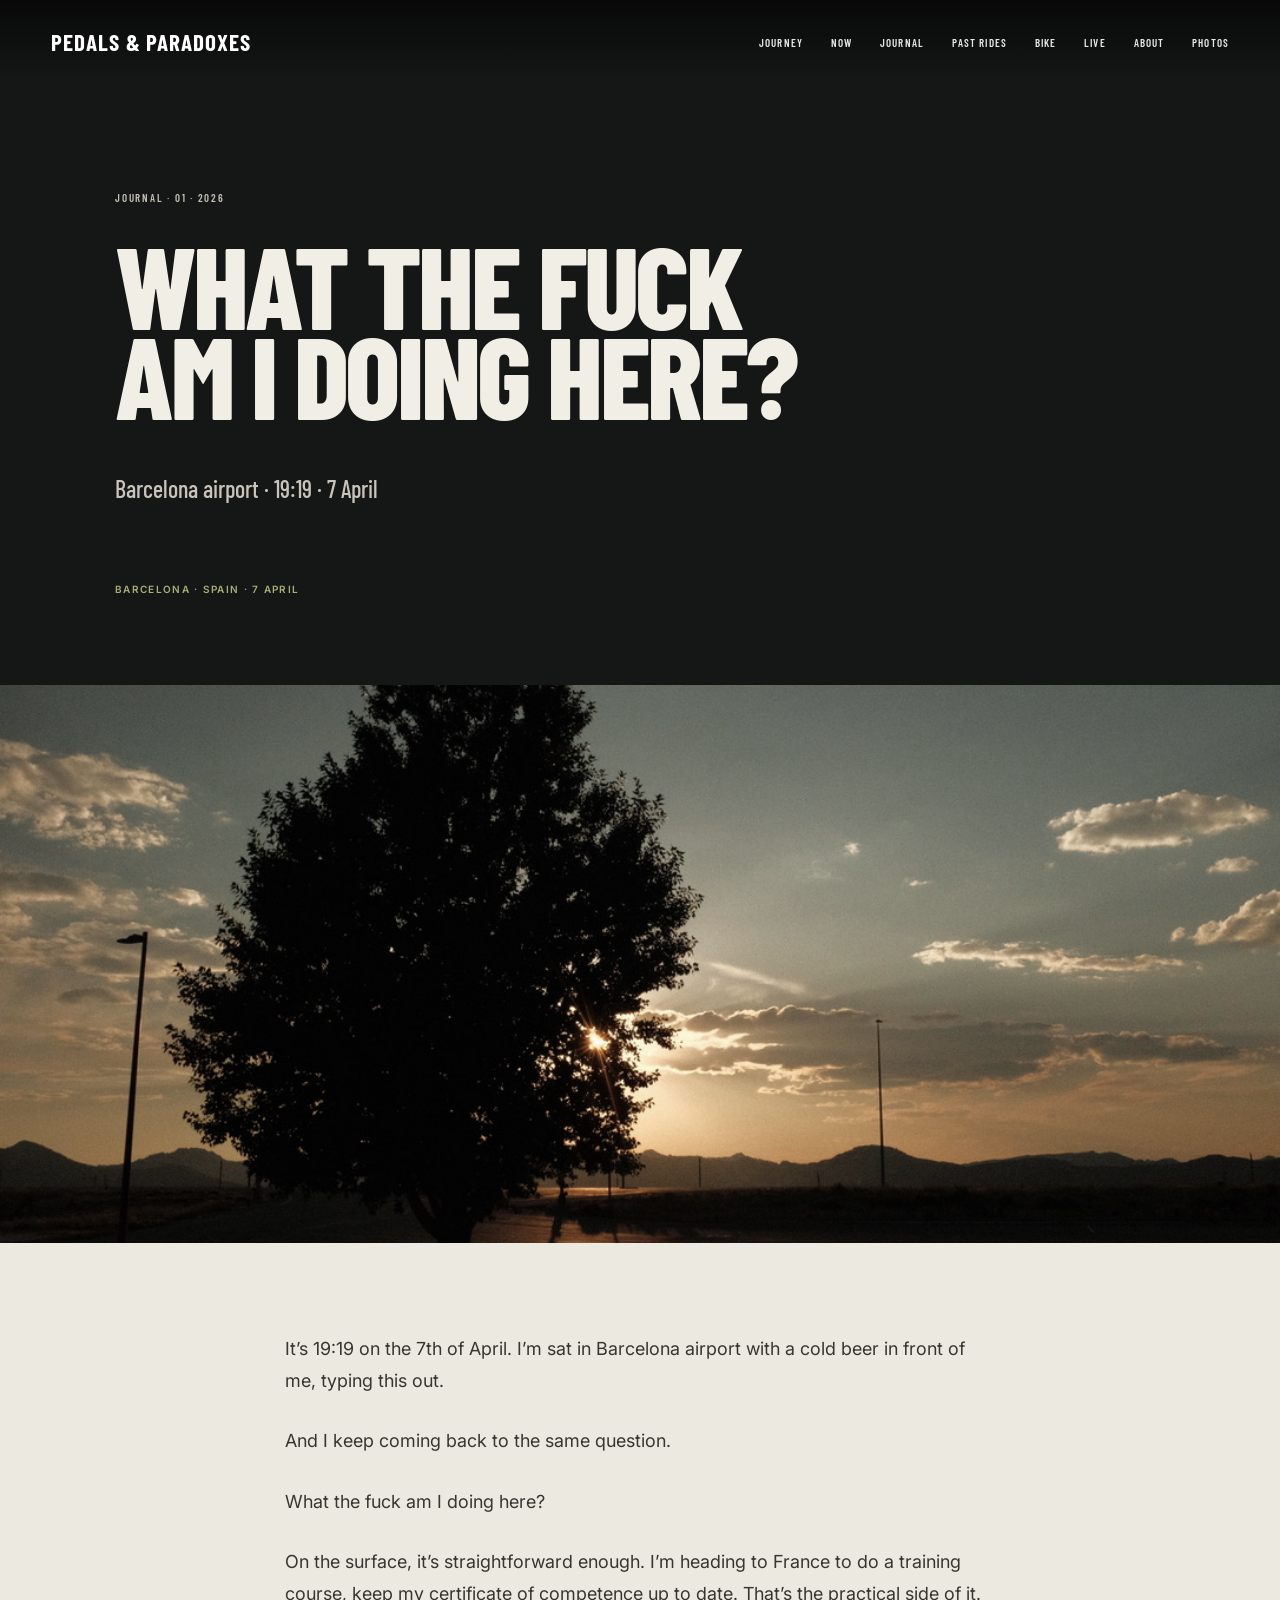
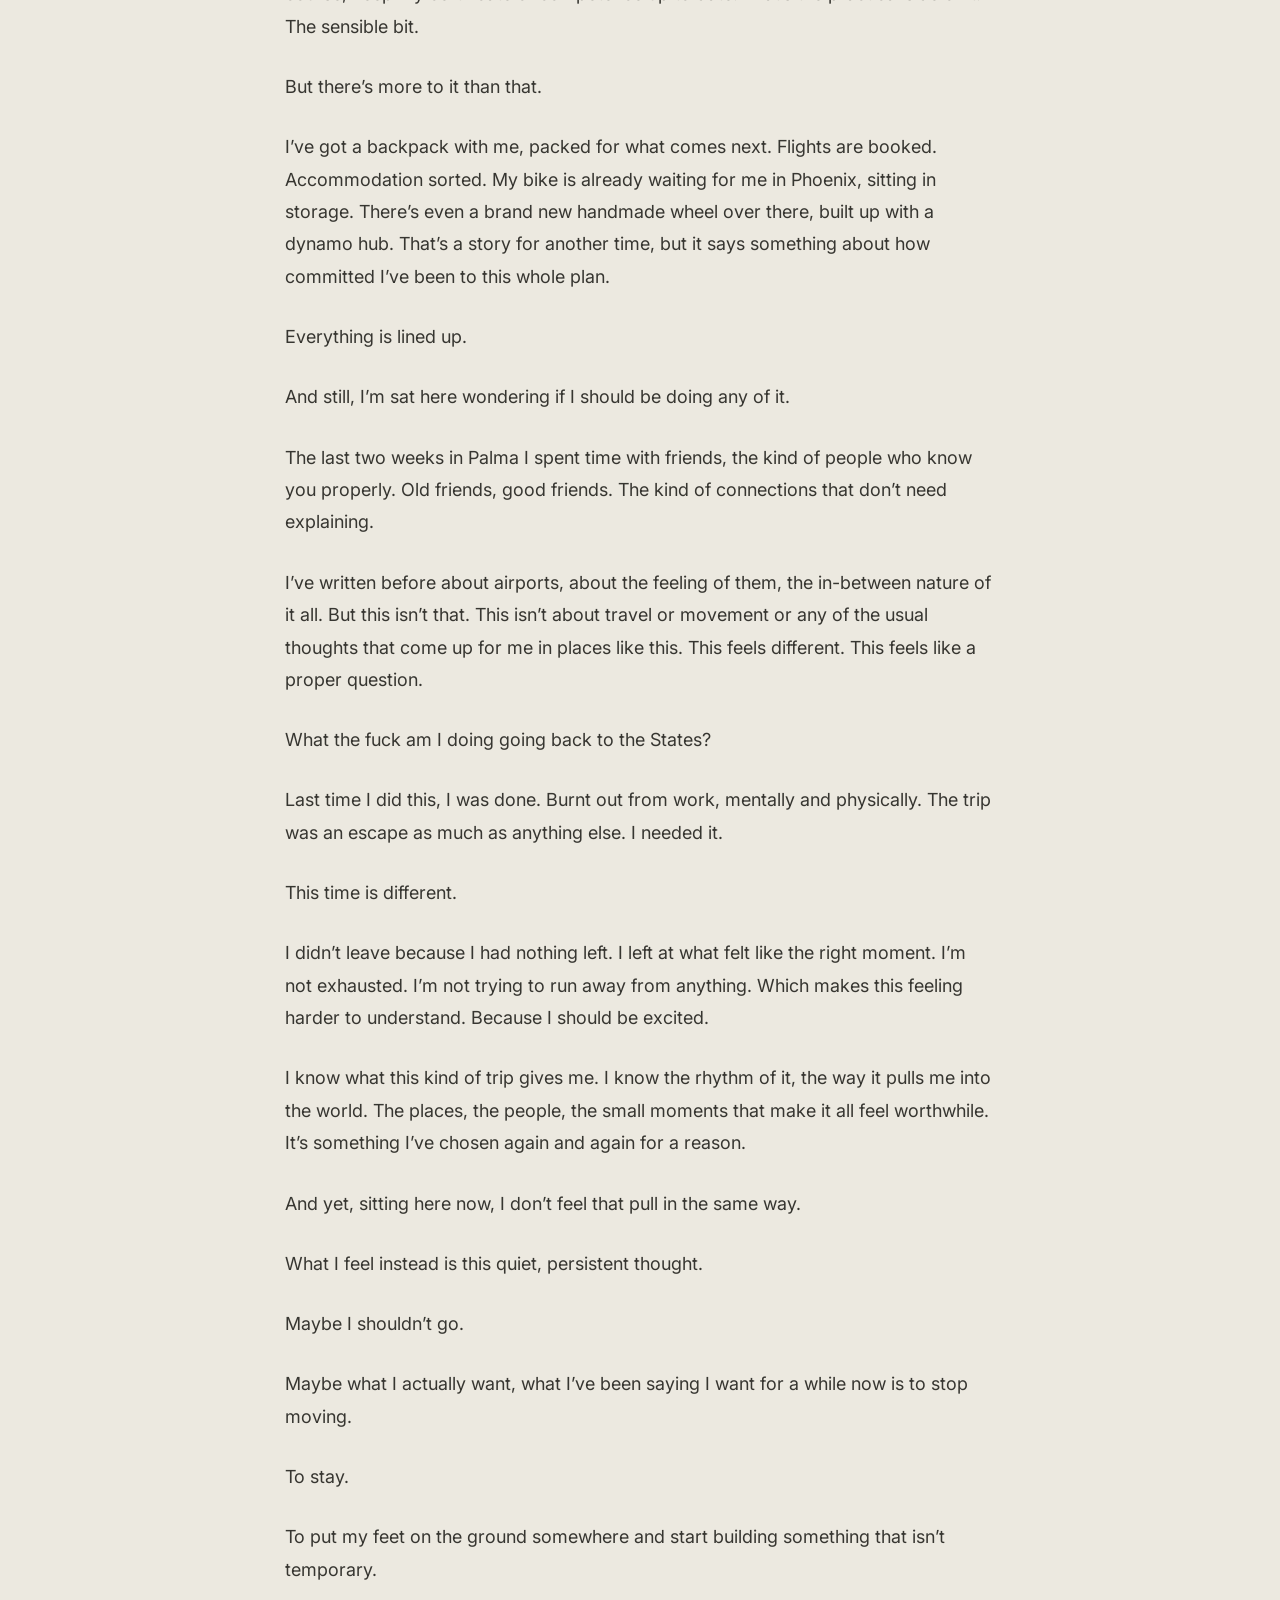
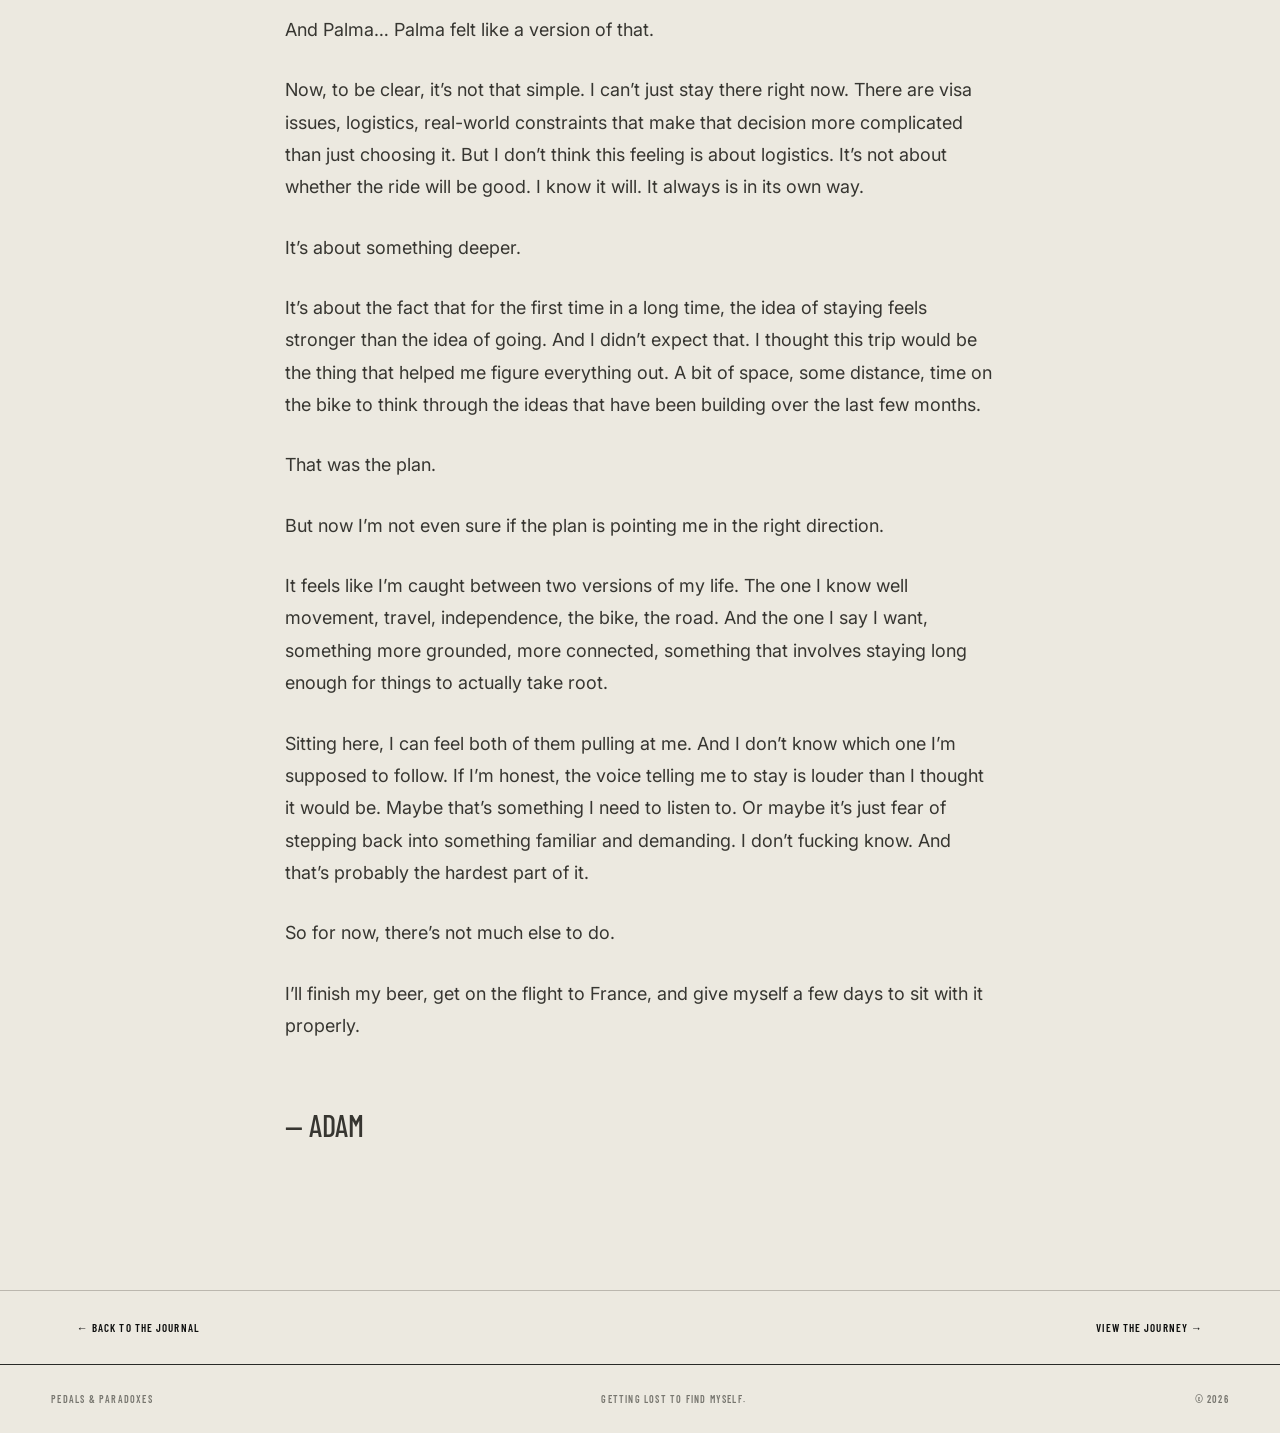
<file: journal/first-mile.html>
<!doctype html>
<html lang="en">
<head>
<meta charset="utf-8">
<meta name="viewport" content="width=device-width,initial-scale=1">
<title>What the fuck am I doing here? — Pedals & Paradoxes</title>
<link rel="stylesheet" href="../styles.css">
</head>
<body class="story-page">
<header class="header">
  <a class="logo" href="../index.html">PEDALS &amp; PARADOXES</a>
  <nav>
    <a href="../index.html#journey-map">Journey</a>
    <a href="../index.html#now">Now</a>
    <a href="../index.html#journal">Journal</a>
    <a href="../index.html#past">Past Rides</a>
    <a href="../index.html#bike">Bike</a>
    <a href="../index.html#live">Live</a>
    <a href="../index.html#about">About</a><a href="../index.html#photos">Photos</a>
  </nav>
  <button class="menu" aria-label="Toggle menu" aria-expanded="false">MENU</button>
</header>

<main>
<section class="story-hero">
  <p class="eyebrow">Journal · 01 · 2026</p>
  <h1>What the fuck<br>am I doing here?</h1>
  <p class="story-dek">Barcelona airport · 19:19 · 7 April</p>
  <div class="story-meta">BARCELONA · SPAIN · 7 APRIL</div>
</section>

<section class="story-photo">
  <div class="story-photo-real" role="img" aria-label="Loaded touring bicycle on an American road"></div>
</section>

<article class="story-body">
  <p>It’s 19:19 on the 7th of April. I’m sat in Barcelona airport with a cold beer in front of me, typing this out.</p>

  <p>And I keep coming back to the same question.</p>

  <p>What the fuck am I doing here?</p>

  <p>On the surface, it’s straightforward enough. I’m heading to France to do a training course, keep my certificate of competence up to date. That’s the practical side of it. The sensible bit.</p>

  <p>But there’s more to it than that.</p>

  <p>I’ve got a backpack with me, packed for what comes next. Flights are booked. Accommodation sorted. My bike is already waiting for me in Phoenix, sitting in storage. There’s even a brand new handmade wheel over there, built up with a dynamo hub. That’s a story for another time, but it says something about how committed I’ve been to this whole plan.</p>

  <p>Everything is lined up.</p>

  <p>And still, I’m sat here wondering if I should be doing any of it.</p>

  <p>The last two weeks in Palma I spent time with friends, the kind of people who know you properly. Old friends, good friends. The kind of connections that don’t need explaining.</p>

  <p>I’ve written before about airports, about the feeling of them, the in-between nature of it all. But this isn’t that. This isn’t about travel or movement or any of the usual thoughts that come up for me in places like this. This feels different. This feels like a proper question.</p>

  <p>What the fuck am I doing going back to the States?</p>

  <p>Last time I did this, I was done. Burnt out from work, mentally and physically. The trip was an escape as much as anything else. I needed it.</p>

  <p>This time is different.</p>

  <p>I didn’t leave because I had nothing left. I left at what felt like the right moment. I’m not exhausted. I’m not trying to run away from anything. Which makes this feeling harder to understand. Because I should be excited.</p>

  <p>I know what this kind of trip gives me. I know the rhythm of it, the way it pulls me into the world. The places, the people, the small moments that make it all feel worthwhile. It’s something I’ve chosen again and again for a reason.</p>

  <p>And yet, sitting here now, I don’t feel that pull in the same way.</p>

  <p>What I feel instead is this quiet, persistent thought.</p>

  <p>Maybe I shouldn’t go.</p>

  <p>Maybe what I actually want, what I’ve been saying I want for a while now is to stop moving.</p>

  <p>To stay.</p>

  <p>To put my feet on the ground somewhere and start building something that isn’t temporary.</p>

  <p>And Palma… Palma felt like a version of that.</p>

  <p>Now, to be clear, it’s not that simple. I can’t just stay there right now. There are visa issues, logistics, real-world constraints that make that decision more complicated than just choosing it. But I don’t think this feeling is about logistics. It’s not about whether the ride will be good. I know it will. It always is in its own way.</p>

  <p>It’s about something deeper.</p>

  <p>It’s about the fact that for the first time in a long time, the idea of staying feels stronger than the idea of going. And I didn’t expect that. I thought this trip would be the thing that helped me figure everything out. A bit of space, some distance, time on the bike to think through the ideas that have been building over the last few months.</p>

  <p>That was the plan.</p>

  <p>But now I’m not even sure if the plan is pointing me in the right direction.</p>

  <p>It feels like I’m caught between two versions of my life. The one I know well movement, travel, independence, the bike, the road. And the one I say I want, something more grounded, more connected, something that involves staying long enough for things to actually take root.</p>

  <p>Sitting here, I can feel both of them pulling at me. And I don’t know which one I’m supposed to follow. If I’m honest, the voice telling me to stay is louder than I thought it would be. Maybe that’s something I need to listen to. Or maybe it’s just fear of stepping back into something familiar and demanding. I don’t fucking know. And that’s probably the hardest part of it.</p>

  <p>So for now, there’s not much else to do.</p>

  <p>I’ll finish my beer, get on the flight to France, and give myself a few days to sit with it properly.</p>

  <p class="signature">— Adam</p>
</article>

<section class="story-footer">
  <a href="../index.html#journal">← Back to the journal</a>
  <a href="../index.html#journey-map">View the journey →</a>
</section>
</main>

<footer>
  <div>PEDALS &amp; PARADOXES</div>
  <div>GETTING LOST TO FIND MYSELF.</div>
  <div>© 2026</div>
</footer>
<script>
const menu=document.querySelector('.menu');
const nav=document.querySelector('nav');
menu.addEventListener('click',()=>{const open=nav.classList.toggle('open');menu.setAttribute('aria-expanded',String(open));});
nav.querySelectorAll('a').forEach(a=>a.addEventListener('click',()=>nav.classList.remove('open')));
</script>
</body>
</html>
</file>
<file: styles.css>
@import url('https://fonts.googleapis.com/css2?family=Barlow+Condensed:wght@500;600;700;800&family=Inter:wght@400;500;600&display=swap');
:root{--black:#0d0e0d;--off:#ece9e0;--muted:#aaa79e;--olive:#a9ae78;--blue:#142126}
*{box-sizing:border-box}html{scroll-behavior:smooth}body{margin:0;background:var(--black);color:var(--off);font-family:Inter,Arial,sans-serif}a{color:inherit;text-decoration:none}
.header{position:absolute;top:0;left:0;width:100%;z-index:20;padding:28px 4vw;display:flex;justify-content:space-between;align-items:center}.logo{font:700 23px "Barlow Condensed",sans-serif;letter-spacing:.04em}.header nav{display:flex;gap:28px;text-transform:uppercase;font:600 11px "Barlow Condensed",sans-serif;letter-spacing:.1em}.header nav a{opacity:.9}.menu{display:none;background:none;border:0;color:#fff;font:600 11px "Barlow Condensed",sans-serif;letter-spacing:.1em}
.hero{height:94vh;min-height:680px;position:relative;overflow:hidden}.hero-bg{position:absolute;inset:0;background-image:url("images/01.jpg");background-size:cover;background-position:center}.hero-shade{position:absolute;inset:0;background:linear-gradient(90deg,rgba(0,0,0,.8),rgba(0,0,0,.2) 70%),linear-gradient(0deg,rgba(0,0,0,.5),transparent 55%)}.hero-copy{position:absolute;left:5vw;bottom:11vh;max-width:900px}.eyebrow{font:600 11px "Barlow Condensed",sans-serif;letter-spacing:.16em;text-transform:uppercase;color:#c3bfb5}.hero h1{font:800 clamp(70px,10vw,142px)/.78 "Barlow Condensed",sans-serif;text-transform:uppercase;letter-spacing:-.035em;margin:20px 0 25px}.subhead{font:500 22px/1.2 "Barlow Condensed",sans-serif;letter-spacing:.02em;color:#d8d3ca}.intro{font-size:16px;line-height:1.55;color:#c2bfb7;margin-top:35px}.intro strong{color:#fff}.scroll{display:inline-block;margin-top:30px;font:600 11px "Barlow Condensed",sans-serif;letter-spacing:.1em;text-transform:uppercase;color:var(--olive)}.scroll span{margin-left:12px}
.manifesto{background:var(--off);color:var(--black);padding:105px 5vw 90px}.manifesto .eyebrow{color:#67645d}.manifesto-text{max-width:1150px}.manifesto-text p{font:700 clamp(45px,6.4vw,92px)/.88 "Barlow Condensed",sans-serif;text-transform:uppercase;margin:25px 0 85px;letter-spacing:-.02em}.split-copy{display:grid;grid-template-columns:1fr 1fr;gap:8vw;border-top:1px solid #bcb8ae;padding-top:30px}.split-copy div{display:flex;flex-direction:column}.split-copy .label{font:600 10px Inter,sans-serif;letter-spacing:.13em;color:#706d65;margin-bottom:12px}.split-copy strong{font:600 28px/1.05 "Barlow Condensed",sans-serif;text-transform:uppercase}
.journey{padding:105px 4vw 95px;background:var(--blue)}.section-top{display:flex;justify-content:space-between;align-items:end;margin-bottom:45px}.section-top h2,.journal h2,.past h2,.about h2{font:800 clamp(60px,7vw,100px)/.8 "Barlow Condensed",sans-serif;text-transform:uppercase;margin:16px 0 0;letter-spacing:-.02em}.section-note{max-width:340px;color:#aaa9a1;font-size:14px;line-height:1.6}.route-map{height:530px;position:relative;background:#102126;overflow:hidden;border:1px solid rgba(255,255,255,.1)}.map-grid{position:absolute;inset:0;background-image:linear-gradient(rgba(255,255,255,.035) 1px,transparent 1px),linear-gradient(90deg,rgba(255,255,255,.035) 1px,transparent 1px);background-size:55px 55px}.route-map svg{position:absolute;width:100%;height:100%;inset:0}.route-map path{fill:none;stroke:#d9d5b9;stroke-width:5;stroke-linecap:round;stroke-dasharray:10 5}.route-map circle{fill:#d9d5b9}.map-label{position:absolute;font:700 12px/1.05 "Barlow Condensed",sans-serif;letter-spacing:.1em}.map-label small{font:500 8px Inter,sans-serif;color:#858d8d;letter-spacing:.08em}.start{left:14%;top:15%}.phoenix{left:36%;top:48%}.victorville{left:58%;top:66%}.south{right:7%;bottom:11%;text-align:right}.journey-cards{display:grid;grid-template-columns:repeat(3,1fr);gap:1px;background:rgba(255,255,255,.13);margin-top:1px}.journey-cards>div{background:#101b20;padding:28px}.journey-cards span{font:600 10px Inter,sans-serif;letter-spacing:.13em;color:var(--olive)}.journey-cards strong{display:block;font:600 27px/1 "Barlow Condensed",sans-serif;text-transform:uppercase;margin:15px 0}.journey-cards p{font-size:12px;color:#858b89}
.journal{background:var(--off);color:var(--black);padding:110px 5vw}.journal .eyebrow,.journal .meta{color:#68655e}.journal-heading{display:flex;justify-content:space-between;align-items:end;margin-bottom:50px}.journal-heading>p{max-width:360px;color:#605d56;font-size:14px;line-height:1.65}.featured-entry{display:grid;grid-template-columns:1.15fr .85fr;min-height:540px;background:#fff}.entry-image{background:linear-gradient(135deg,#6c6b61,#b9b19f 48%,#77766c);display:flex;align-items:center;justify-content:center;color:rgba(255,255,255,.65);font:600 10px Inter,sans-serif;letter-spacing:.12em}.entry-copy{padding:55px;display:flex;flex-direction:column;justify-content:center}.entry-copy h3{font:700 clamp(42px,5vw,72px)/.84 "Barlow Condensed",sans-serif;text-transform:uppercase;margin:18px 0 25px}.entry-copy>p:not(.meta){color:#5c5953;font-size:14px;line-height:1.7}.entry-copy a{margin-top:25px;font:700 11px "Barlow Condensed",sans-serif;text-transform:uppercase;letter-spacing:.1em}
.past{padding:105px 4vw;background:#121313}.past-grid{display:grid;grid-template-columns:repeat(3,1fr);gap:2px}.past-grid article{background:#1b1c1b}.past-image{height:330px;background-size:cover}.p1{background:linear-gradient(135deg,#68716e,#272c2a)}.p2{background:linear-gradient(135deg,#9d7d56,#31291e)}.p3{background:linear-gradient(135deg,#5d6466,#202322)}.past-copy{padding:25px}.past-copy span{color:var(--olive);font:600 10px Inter,sans-serif}.past-copy h3{font:700 42px/1 "Barlow Condensed",sans-serif;text-transform:uppercase;margin:10px 0 3px}.past-copy p{color:#8e8d86;font-size:11px;text-transform:uppercase}
.tiles{display:grid;grid-template-columns:1fr 1fr;gap:1px;background:#272824}.tile{min-height:440px;padding:42px;display:flex;flex-direction:column;justify-content:flex-end;position:relative;overflow:hidden}.tile:before{content:"";position:absolute;inset:0;background:linear-gradient(0deg,rgba(0,0,0,.82),rgba(0,0,0,.05))}.tile>*{position:relative}.tile span{font:600 11px "Barlow Condensed",sans-serif;letter-spacing:.15em}.tile h3{font:700 72px/.8 "Barlow Condensed",sans-serif;text-transform:uppercase;margin:18px 0}.tile p{max-width:300px;color:#bbb8b0;font-size:13px;line-height:1.5}.tile b{font:600 11px "Barlow Condensed",sans-serif;text-transform:uppercase;letter-spacing:.1em;color:var(--olive);margin-top:15px}.tile-bike{background:linear-gradient(135deg,#57584e,#181916)}.tile-live{background:linear-gradient(135deg,#26392f,#111b16)}
.numbers{display:grid;grid-template-columns:repeat(5,1fr);border-top:1px solid #2d2e2c;border-bottom:1px solid #2d2e2c}.numbers div{padding:35px 25px;border-right:1px solid #2d2e2c}.numbers span{display:block;font:600 10px Inter,sans-serif;letter-spacing:.1em;color:#77766f}.numbers strong{display:inline-block;font:600 42px "Barlow Condensed",sans-serif;color:var(--olive);margin-top:12px}.numbers small{font-size:10px;color:#77766f;margin-left:7px}
.about{padding:110px 5vw;min-height:500px}.about h2{font-size:110px}.about-copy{max-width:600px;margin-left:32%;margin-top:-10px}.about-copy p{font-size:19px;line-height:1.65;color:#aaa79f}.about-copy p:last-child{color:#fff;font:600 32px/1.05 "Barlow Condensed",sans-serif;text-transform:uppercase}
footer{padding:28px 4vw;border-top:1px solid #292a28;display:flex;justify-content:space-between;color:#77766f;font:600 10px "Barlow Condensed",sans-serif;letter-spacing:.12em}
@media(max-width:900px){.header nav{display:none;position:absolute;right:4vw;top:70px;background:#111;padding:22px;flex-direction:column;gap:18px}.header nav.open{display:flex}.menu{display:block}.split-copy,.journey-cards,.past-grid,.tiles{grid-template-columns:1fr 1fr}.featured-entry{grid-template-columns:1fr}.entry-image{min-height:330px}.numbers{grid-template-columns:repeat(3,1fr)}.numbers div{border-bottom:1px solid #2d2e2c}.about-copy{margin-left:0}}
@media(max-width:600px){.header{padding:20px}.hero{min-height:700px;height:92vh}.hero-copy{left:25px;right:25px;bottom:8vh}.hero h1{font-size:66px}.subhead{font-size:19px}.manifesto,.journal,.about{padding:75px 25px}.manifesto-text p{font-size:52px;margin-bottom:55px}.split-copy,.journey-cards,.past-grid,.tiles,.numbers{grid-template-columns:1fr}.journey,.past{padding:75px 20px}.section-top,.journal-heading{display:block}.section-note,.journal-heading>p{margin-top:25px}.route-map{height:390px}.map-label{font-size:9px}.entry-copy{padding:35px 25px}.entry-copy h3{font-size:52px}.tile{min-height:330px}.tile h3{font-size:60px}.about h2{font-size:75px}.about-copy{margin-top:20px}.numbers div{padding:25px}.numbers strong{font-size:36px}footer{display:block;padding:25px}footer div{margin-bottom:10px}}


/* Journal index */
.journal-list{border-top:1px solid #bcb8ae}
.journal-row{display:grid;grid-template-columns:110px 1fr 55px;gap:30px;padding:36px 0;border-bottom:1px solid #bcb8ae;align-items:center}
.journal-date{font:600 12px "Barlow Condensed",sans-serif;letter-spacing:.08em;color:#77736b}
.journal-row-main .meta{font:600 10px Inter,sans-serif;letter-spacing:.13em;color:#77736b;margin:0 0 10px}
.journal-row-main h3{font:700 clamp(34px,4vw,60px)/.88 "Barlow Condensed",sans-serif;text-transform:uppercase;margin:0 0 12px}
.journal-row-main p:last-child{font-size:13px;line-height:1.5;color:#68645c;max-width:600px;margin:0}
.journal-arrow{font-size:24px;text-align:right}
.journal-row:hover .journal-arrow{transform:translateX(6px)}
.coming{opacity:.45}

/* Story page */
.story-page{background:var(--off);color:var(--black)}
.story-page .header{position:absolute;color:#fff;background:linear-gradient(rgba(0,0,0,.65),transparent)}
.story-page .header nav a,.story-page .logo{color:#fff}
.story-hero{min-height:76vh;padding:180px 9vw 90px;background:#151716;color:#f1eee6;display:flex;flex-direction:column;justify-content:end}
.story-hero h1{font:800 clamp(68px,9vw,135px)/.78 "Barlow Condensed",sans-serif;text-transform:uppercase;letter-spacing:-.03em;margin:25px 0 30px;max-width:1200px}
.story-dek{font:500 24px/1.25 "Barlow Condensed",sans-serif;color:#c8c4bb;max-width:600px}
.story-meta{font:600 10px Inter,sans-serif;letter-spacing:.13em;color:var(--olive);margin-top:55px}
.story-photo{padding:0;background:#121313}
.story-photo-placeholder{height:62vh;min-height:420px;background:linear-gradient(135deg,#737166,#b6aa94 45%,#54564f);display:flex;align-items:center;justify-content:center;color:rgba(255,255,255,.72);font:600 10px Inter,sans-serif;letter-spacing:.13em}
.story-body{max-width:760px;margin:0 auto;padding:90px 25px 100px;font-size:18px;line-height:1.8;color:#373631}
.story-body p{margin:0 0 1.55em}
.story-body .dropcap{float:left;font:800 115px/.72 "Barlow Condensed",sans-serif;margin:9px 13px 0 0;color:#181916}
.story-body blockquote{margin:60px -100px;padding:35px 0 35px 45px;border-left:3px solid #a7ab75;font:700 48px/.9 "Barlow Condensed",sans-serif;text-transform:uppercase;color:#171815}
.story-body .signature{font:500 30px "Barlow Condensed",sans-serif;text-transform:uppercase;margin-top:65px}
.story-footer{padding:30px 6vw;border-top:1px solid #bbb7ae;display:flex;justify-content:space-between;font:600 11px "Barlow Condensed",sans-serif;letter-spacing:.1em;text-transform:uppercase}
.story-footer a:hover{color:#7e8451}

@media(max-width:700px){
  .journal-row{grid-template-columns:1fr 30px;gap:12px}
  .journal-date{grid-column:1/-1}
  .journal-row-main h3{font-size:42px}
  .story-hero{min-height:75vh;padding:145px 25px 65px}
  .story-hero h1{font-size:62px}
  .story-body{padding:65px 25px}
  .story-body blockquote{margin:45px 0;padding-left:25px;font-size:38px}
  .story-photo-placeholder{height:45vh;min-height:300px}
  .story-footer{padding:25px;gap:20px}
}


/* V3 evolving journey timeline */
.timeline-section{padding:110px 5vw 105px;background:#111514;color:#eeeae1}
.timeline-section .section-top{margin-bottom:55px}
.timeline{position:relative;max-width:1200px;margin:0 auto}
.timeline:before{content:"";position:absolute;left:90px;top:20px;bottom:20px;width:1px;background:#3a3d38}
.timeline-item{position:relative;display:grid;grid-template-columns:180px 1fr 100px;gap:30px;padding:40px 0;border-top:1px solid #2b2e2a;min-height:170px;transition:padding .2s ease}
.timeline-item:last-child{border-bottom:1px solid #2b2e2a}
.timeline-marker{position:relative;z-index:2}.timeline-marker:after{content:"";position:absolute;left:85px;top:4px;width:10px;height:10px;border-radius:50%;background:#a9ae78;border:3px solid #111514}
.timeline-marker span{font:600 10px Inter,sans-serif;letter-spacing:.12em;color:#777b73}
.timeline-content{padding-left:20px}.timeline-date{font:600 10px Inter,sans-serif;letter-spacing:.13em;color:#a9ae78;margin:0 0 12px}
.timeline-content h3{font:700 clamp(42px,5vw,70px)/.82 "Barlow Condensed",sans-serif;text-transform:uppercase;margin:0 0 12px}
.timeline-content p:last-child{max-width:610px;color:#9d9e97;font-size:14px;line-height:1.6;margin:0}
.timeline-side{font:600 10px "Barlow Condensed",sans-serif;letter-spacing:.12em;text-align:right;color:#8a8c85;padding-top:5px}
.timeline-item:hover{padding-left:10px;padding-right:10px}.future-item{opacity:.65}.unknown-item{opacity:.42}
.snapshot{display:grid;grid-template-columns:repeat(3,1fr);background:#e9e6dc;color:#151614;border-top:1px solid #c2beb4;border-bottom:1px solid #c2beb4}
.snapshot div{padding:42px 5vw;border-right:1px solid #c2beb4}.snapshot span{display:block;font:600 10px Inter,sans-serif;letter-spacing:.13em;color:#716e66;margin-bottom:12px}
.snapshot strong{font:700 clamp(34px,4vw,56px)/.85 "Barlow Condensed",sans-serif;text-transform:uppercase}
@media(max-width:800px){.timeline:before{left:25px}.timeline-item{grid-template-columns:55px 1fr;gap:15px;padding:32px 0}.timeline-marker:after{left:20px}.timeline-content{padding-left:20px}.timeline-side{grid-column:2;text-align:left;padding:0}.timeline-content h3{font-size:50px}.snapshot{grid-template-columns:1fr}.snapshot div{border-right:0;border-bottom:1px solid #c2beb4}}


/* V4 — Adam's photographs */
.hero-bg{filter:saturate(.82)}
.timeline-content{display:grid;grid-template-columns:minmax(220px,34%) 1fr;gap:28px;align-items:center}.timeline-content img{width:100%;height:145px;object-fit:cover;display:block;filter:saturate(.82)}
.current-item .timeline-content img{height:190px}.timeline-item h3{margin-top:0}
.real-photo{background-size:cover;background-position:center;filter:saturate(.8)}
.featured-entry{overflow:hidden}.featured-entry:hover .real-photo{transform:scale(1.02)}.real-photo{transition:transform .5s ease}
.photo-strip{background:#0d0e0d;padding:2px;display:grid;grid-template-columns:1.35fr .65fr 1fr;gap:2px;min-height:620px}.photo-wide,.photo-stack>div{background-size:cover;background-position:center}.photo-stack{display:grid;grid-template-rows:1fr 1fr;gap:2px}.photo-wide-alt{background-position:center 60%}
@media(max-width:900px){.timeline-content{grid-template-columns:1fr}.timeline-content img,.current-item .timeline-content img{height:260px}.photo-strip{grid-template-columns:1fr 1fr;min-height:500px}.photo-wide{min-height:360px}.photo-wide-alt{grid-column:1/-1;min-height:280px}}
@media(max-width:600px){.timeline-content img,.current-item .timeline-content img{height:220px}.photo-strip{grid-template-columns:1fr;min-height:0}.photo-stack{grid-template-rows:280px 280px}.photo-wide,.photo-wide-alt{min-height:280px}.photo-wide-alt{grid-column:auto}}

.story-photo-real{height:62vh;min-height:420px;background:url("images/10.jpg") center/cover no-repeat;filter:saturate(.78)}
@media(max-width:700px){.story-photo-real{height:45vh;min-height:300px}}


/* V5 field notes + functional sections */
.feature-sections{background:#151816;color:#eeeae1}.feature{display:grid;grid-template-columns:150px minmax(0,1fr) minmax(300px,42%);min-height:650px;border-top:1px solid #30332f}.feature-label{padding:55px 25px;border-right:1px solid #30332f;display:flex;flex-direction:column;justify-content:space-between;font:600 10px Inter,sans-serif;letter-spacing:.12em}.feature-label small{color:#777b73}.feature-main{padding:80px 7vw;display:flex;flex-direction:column;justify-content:center}.feature-main h2{font:700 clamp(58px,7vw,105px)/.78 "Barlow Condensed",sans-serif;text-transform:uppercase;margin:8px 0 28px}.feature-main>p:not(.eyebrow){max-width:540px;color:#a3a49d;line-height:1.7;font-size:15px}.feature-note{margin-top:35px;font:600 10px Inter,sans-serif;letter-spacing:.13em;color:#a9ae78}.feature-photo{background-size:cover;background-position:center;min-height:100%}.feature-live{background:#e9e6dc;color:#151614}.feature-live .feature-label{border-color:#c7c3ba}.feature-live .feature-main>p:not(.eyebrow){color:#5d5b56}.feature-live .feature-note{color:#5d6546}.live-card{margin:80px 7vw 80px 0;border:1px solid #c1bdb3;display:flex;align-items:center;justify-content:center;flex-direction:column;gap:12px;min-height:300px}.live-dot{width:12px;height:12px;border-radius:50%;background:#8a8d78}.live-card strong{font:700 22px "Barlow Condensed",sans-serif;letter-spacing:.08em}.live-card span{font-size:12px;color:#77736c}.field-notes{padding:110px 5vw;background:#e9e6dc;color:#151614}.field-notes .section-top{margin-bottom:50px}.field-grid{display:grid;grid-template-columns:1.15fr .85fr 1fr;grid-auto-rows:240px;gap:10px;max-width:1400px;margin:0 auto}.field-photo{border:0;padding:0;background-size:cover;background-position:center;cursor:pointer;min-height:0;transition:filter .2s,transform .2s}.field-photo:hover{filter:brightness(.86);transform:scale(.995)}.field-photo.tall{grid-row:span 2}.field-photo.wide{grid-column:span 2}.lightbox{position:fixed;inset:0;background:rgba(8,9,8,.94);display:flex;align-items:center;justify-content:center;padding:5vw;z-index:1000;opacity:0;pointer-events:none;transition:opacity .2s}.lightbox.open{opacity:1;pointer-events:auto}.lightbox img{max-width:92vw;max-height:88vh;object-fit:contain}.lightbox-close{position:absolute;top:20px;right:30px;border:0;background:none;color:#fff;font-size:42px;cursor:pointer;font-weight:300}
@media(max-width:850px){.feature{grid-template-columns:65px 1fr;min-height:auto}.feature-label{padding:30px 10px}.feature-main{padding:60px 30px}.feature-photo{grid-column:2;height:420px}.live-card{margin:30px;grid-column:2}.field-grid{grid-template-columns:1fr 1fr;grid-auto-rows:200px}.field-photo.wide{grid-column:span 2}}
@media(max-width:560px){.field-grid{grid-template-columns:1fr}.field-photo,.field-photo.wide,.field-photo.tall{grid-column:auto;grid-row:auto;height:250px}}


/* V6 — About: personal, plainspoken, unfinished */
.about{background:#e9e6dc;color:#171916;padding:115px 5vw 0;border-top:1px solid #c2beb4}
.about-top{display:flex;justify-content:space-between;align-items:flex-end;gap:40px;max-width:1200px;margin:0 auto 70px}
.about h2{font:700 clamp(76px,11vw,160px)/.78 "Barlow Condensed",sans-serif;text-transform:uppercase;letter-spacing:-.035em;margin:0}
.about-kicker{font:700 clamp(22px,2.2vw,32px)/1.05 "Barlow Condensed",sans-serif;text-transform:uppercase;text-align:right;margin:0;max-width:300px}
.about-body{max-width:1200px;margin:0 auto;display:grid;grid-template-columns:1.35fr .8fr;gap:10vw;padding-bottom:95px}
.about-lead p{font:400 clamp(28px,3.2vw,48px)/1.02 "Barlow Condensed",sans-serif;max-width:760px;margin:0 0 25px}
.about-lead p strong{font-weight:700}
.about-side{border-left:1px solid #aaa69c;padding-left:35px;align-self:end}
.about-side p{font:400 16px/1.65 Inter,sans-serif;max-width:430px;margin:0 0 19px}
.about-side p:first-child{font:700 28px/1.05 "Barlow Condensed",sans-serif;text-transform:uppercase;margin-bottom:25px}
.about-bottom{border-top:1px solid #c2beb4;display:grid;grid-template-columns:repeat(3,1fr);margin:0 -5vw}
.about-bottom div{padding:35px 5vw;border-right:1px solid #c2beb4}
.about-bottom div:last-child{border-right:0}
.about-bottom span{display:block;font:600 10px Inter,sans-serif;letter-spacing:.13em;color:#716e66;margin-bottom:14px}
.about-bottom strong{font:700 clamp(34px,4vw,55px)/.85 "Barlow Condensed",sans-serif;text-transform:uppercase}
@media(max-width:800px){.about{padding-top:80px}.about-top{display:block;margin-bottom:50px}.about-kicker{text-align:left;margin-top:30px}.about-body{grid-template-columns:1fr;gap:45px}.about-side{border-left:0;border-top:1px solid #aaa69c;padding:35px 0 0}.about-bottom{grid-template-columns:1fr}.about-bottom div{border-right:0;border-bottom:1px solid #c2beb4;padding-left:5vw}.about-bottom div:last-child{border-bottom:0}}


/* V7 — Bike + gear */
.bike-page{background:#151816;color:#eeeae1;border-top:1px solid #30332f}
.bike-head{max-width:1200px;margin:0 auto;padding:115px 5vw 75px;display:grid;grid-template-columns:1.1fr .7fr;gap:9vw;align-items:end}
.bike-head h2{font:700 clamp(72px,9vw,130px)/.76 "Barlow Condensed",sans-serif;text-transform:uppercase;letter-spacing:-.035em;margin:0}
.bike-intro{font:400 20px/1.55 Inter,sans-serif;color:#a5a69f;max-width:480px;margin:0}
.bike-hero-grid{display:grid;grid-template-columns:1.25fr .75fr;max-width:1500px;margin:0 auto;min-height:680px}
.bike-hero-image{background-size:cover;background-position:center;min-height:680px;filter:saturate(.78)}
.bike-story{padding:85px 7vw;display:flex;flex-direction:column;justify-content:center;background:#1d211e}
.bike-story h3{font:700 clamp(62px,6vw,100px)/.78 "Barlow Condensed",sans-serif;text-transform:uppercase;margin:8px 0 28px}
.bike-story>p:not(.eyebrow):not(.bike-quote){font:400 15px/1.75 Inter,sans-serif;color:#aaaBA4;max-width:500px;margin:0 0 22px}
.bike-quote{border-left:2px solid #a9ae78;padding:12px 0 12px 25px;margin:22px 0 0;font:400 22px/1.2 "Barlow Condensed",sans-serif;text-transform:uppercase;color:#c9c8c0}
.bike-quote strong{color:#eeeae1}
.bike-specs{display:grid;grid-template-columns:repeat(4,1fr);max-width:1500px;margin:0 auto;border-top:1px solid #30332f}
.bike-specs>div{padding:42px 35px 48px;border-right:1px solid #30332f}.bike-specs>div:last-child{border-right:0}
.bike-specs span,.gear-row span{display:block;font:600 10px Inter,sans-serif;letter-spacing:.13em;color:#a9ae78;margin-bottom:14px}
.bike-specs strong{display:block;font:700 34px/.9 "Barlow Condensed",sans-serif;text-transform:uppercase;margin-bottom:13px}
.bike-specs p{font:400 13px/1.55 Inter,sans-serif;color:#858982;margin:0}
.gear-section{background:#e9e6dc;color:#171916;padding:110px 5vw 0}
.gear-heading{max-width:1200px;margin:0 auto 65px;display:grid;grid-template-columns:1fr .65fr;gap:10vw;align-items:end}
.gear-heading h3{font:700 clamp(70px,9vw,125px)/.76 "Barlow Condensed",sans-serif;text-transform:uppercase;letter-spacing:-.035em;margin:0}
.gear-heading>p{font:400 18px/1.6 Inter,sans-serif;color:#5e5c56;max-width:440px;margin:0}
.gear-list{max-width:1200px;margin:0 auto;border-top:1px solid #c3bfb5}
.gear-row{display:grid;grid-template-columns:55px .7fr 1fr;gap:25px;align-items:start;padding:28px 0;border-bottom:1px solid #c3bfb5}
.gear-row span{color:#77736c;margin:5px 0 0}
.gear-row strong{font:700 34px/.9 "Barlow Condensed",sans-serif;text-transform:uppercase}
.gear-row p{font:400 14px/1.55 Inter,sans-serif;color:#6b6861;max-width:500px;margin:0}
.gear-footer{max-width:1200px;margin:0 auto;padding:38px 0;font:600 10px Inter,sans-serif;letter-spacing:.13em;color:#77736c}
@media(max-width:900px){
 .bike-head,.gear-heading{grid-template-columns:1fr;gap:35px}.bike-hero-grid{grid-template-columns:1fr}.bike-hero-image{min-height:55vh}.bike-story{padding:70px 8vw}.bike-specs{grid-template-columns:1fr 1fr}.bike-specs>div:nth-child(2){border-right:0}.bike-specs>div:nth-child(-n+2){border-bottom:1px solid #30332f}
}
@media(max-width:600px){
 .bike-head{padding-top:80px}.bike-head h2{font-size:70px}.bike-intro{font-size:17px}.bike-hero-image{min-height:420px}.bike-story h3{font-size:64px}.bike-specs{grid-template-columns:1fr}.bike-specs>div{border-right:0!important;border-bottom:1px solid #30332f!important}.bike-specs>div:last-child{border-bottom:0!important}.gear-section{padding-top:80px}.gear-heading h3{font-size:75px}.gear-row{grid-template-columns:40px 1fr;gap:12px}.gear-row p{grid-column:2}.gear-row strong{font-size:32px}
}


/* V8 — route map */
.route-map{background:#101311;color:#eeeae1;padding:115px 5vw 0;border-top:1px solid #30332f}
.route-map-head{max-width:1200px;margin:0 auto 60px;display:grid;grid-template-columns:1fr .62fr;gap:10vw;align-items:end}
.route-map-head h2{font:700 clamp(75px,9vw,132px)/.75 "Barlow Condensed",sans-serif;text-transform:uppercase;letter-spacing:-.04em;margin:0}
.route-map-copy{color:#969991;font:400 17px/1.65 Inter,sans-serif;max-width:460px}.route-map-copy p{margin:0 0 28px}
.route-key{display:flex;gap:20px;flex-wrap:wrap;font:600 9px Inter,sans-serif;letter-spacing:.12em;color:#777b73}.route-key span{display:flex;align-items:center;gap:7px}.dot{width:7px;height:7px;border-radius:50%;display:inline-block}.dot.past{background:#7e817a}.dot.now{background:#c8cb8d}.dot.next{background:#a9ae78}
.map-frame{max-width:1500px;margin:0 auto;border:1px solid #2c302c;background:#171a18;overflow:hidden}.map-frame svg{display:block;width:100%;height:auto;color:#e8e5dc}.land{fill:#1d211e;stroke:#474a43;stroke-width:2}.border{fill:none;stroke:#454940;stroke-width:1;stroke-dasharray:5 8}.route{fill:none;stroke-linecap:round;stroke-linejoin:round}.route-old{stroke:#8b8d85;stroke-width:5}.route-next{stroke:#a9ae78;stroke-width:5}.route-gdmbr{stroke:#c8cb8d;stroke-width:5;stroke-dasharray:2 11}.transfer{fill:none;stroke:#676b63;stroke-width:2;stroke-dasharray:7 9}.marker{stroke:#101311;stroke-width:3}.past-marker{fill:#8b8d85}.now-marker{fill:#c8cb8d}.next-marker{fill:#a9ae78}.map-label text{font:700 14px Inter,sans-serif;letter-spacing:.09em;fill:#dedbd2}.map-label .small{font-size:9px;fill:#8f928a;letter-spacing:.14em}.map-note{font:700 15px "Barlow Condensed",sans-serif;letter-spacing:.13em;fill:#767a71}.map-scale{font:600 9px Inter,sans-serif;letter-spacing:.12em;fill:#666a62}
.route-map-footer{max-width:1200px;margin:0 auto;padding:32px 0 38px;display:flex;justify-content:space-between;gap:20px;font:600 9px Inter,sans-serif;letter-spacing:.13em;color:#686c64}.route-map-footer a{color:#a9ae78;text-decoration:none}
@media(max-width:800px){.route-map-head{grid-template-columns:1fr;gap:35px}.route-map{padding-top:80px}.route-map-head h2{font-size:78px}.route-map-copy{font-size:16px}.map-label text{font-size:11px}.map-label .small{font-size:7px}.map-note{font-size:11px}.route-map-footer{flex-direction:column}}

.live-page{background:#111514;color:#eeeae1;padding:110px 5vw 0;border-top:1px solid #30332f}
.live-head{max-width:1200px;margin:0 auto 70px;display:grid;grid-template-columns:1fr .65fr;gap:10vw;align-items:end}
.live-head h2{font:700 clamp(78px,10vw,145px)/.74 "Barlow Condensed",sans-serif;text-transform:uppercase;letter-spacing:-.04em;margin:0}
.live-copy{font:400 17px/1.65 Inter,sans-serif;color:#9c9e96;max-width:470px}.live-copy p{margin:0 0 22px}.live-note{font:600 10px Inter,sans-serif!important;letter-spacing:.13em;color:#a9ae78}
.live-map{height:570px;max-width:1500px;margin:0 auto;position:relative;overflow:hidden;background:#191d1a;border:1px solid #30332f}
.map-grid{position:absolute;inset:0;background-image:linear-gradient(rgba(170,175,160,.07) 1px,transparent 1px),linear-gradient(90deg,rgba(170,175,160,.07) 1px,transparent 1px);background-size:55px 55px;transform:perspective(700px) rotateX(48deg) scale(1.35);transform-origin:center 70%}

.map-label{position:absolute;font:600 10px Inter,sans-serif;letter-spacing:.14em;color:#777b73}.minneapolis{left:8%;bottom:17%}.phoenix{left:28%;bottom:30%}.current{right:8%;top:19%;color:#a9ae78}
.live-pin{position:absolute;right:13%;top:20%;width:26px;height:26px;border:1px solid #a9ae78;border-radius:50%}.live-pin:after{content:"";position:absolute;left:8px;top:8px;width:7px;height:7px;border-radius:50%;background:#a9ae78}
.map-overlay{position:absolute;left:22px;top:20px;padding:10px 12px;background:#111514cc;border:1px solid #353932;font:600 9px Inter,sans-serif;letter-spacing:.12em;color:#a9ae78}
.live-stats{max-width:1500px;margin:0 auto;display:grid;grid-template-columns:repeat(4,1fr);border-left:1px solid #30332f}.live-stats div{padding:30px 28px 35px;border-right:1px solid #30332f;border-bottom:1px solid #30332f}.live-stats span{display:block;font:600 9px Inter,sans-serif;letter-spacing:.13em;color:#777b73;margin-bottom:12px}.live-stats strong{font:700 27px/.9 "Barlow Condensed",sans-serif;text-transform:uppercase}
.live-footer{max-width:1200px;margin:0 auto;padding:40px 0 55px;display:flex;justify-content:space-between;gap:30px}.live-footer p{margin:0;color:#777b73;font:400 13px/1.5 Inter,sans-serif}.live-footer a{color:#a9ae78;text-decoration:none;font:600 10px Inter,sans-serif;letter-spacing:.12em}
@media(max-width:800px){.live-head{grid-template-columns:1fr;gap:35px}.live-map{height:430px}.live-stats{grid-template-columns:1fr 1fr}.live-footer{display:block}.live-footer a{display:block;margin-top:22px}}
@media(max-width:520px){.live-page{padding-top:80px}.live-head h2{font-size:78px}.live-map{height:360px}.live-stats{grid-template-columns:1fr}.live-stats div{border-right:0}.live-footer{padding-bottom:45px}}

/* V10 — real geographic route map */
.real-route{background:#151816;color:#eeeae1;padding:110px 5vw 0;border-top:1px solid #30332f}
.route-head{max-width:1200px;margin:0 auto 55px;display:grid;grid-template-columns:1fr .65fr;gap:10vw;align-items:end}
.route-head h2{font:700 clamp(70px,8vw,120px)/.76 "Barlow Condensed",sans-serif;text-transform:uppercase;letter-spacing:-.035em;margin:0}
.route-head>div:last-child p{font:400 17px/1.65 Inter,sans-serif;color:#9c9e96;margin:0 0 22px}
.route-head span{font:600 10px Inter,sans-serif;letter-spacing:.13em;color:#a9ae78}
.route-map-wrap{max-width:1500px;margin:0 auto;position:relative}
#route-map{height:650px;background:#d9d7cf;filter:saturate(.45) contrast(.9)}
#route-map .leaflet-control-zoom{border:0;box-shadow:none}
#route-map .leaflet-control-zoom a{background:#151816;color:#eeeae1;border:0;margin-bottom:1px}
#route-map .leaflet-popup-content-wrapper,#route-map .leaflet-popup-tip{background:#151816;color:#eeeae1;border-radius:0}
#route-map .leaflet-popup-content{margin:14px 18px;line-height:1.5}
.route-legend{position:absolute;z-index:500;left:20px;bottom:20px;background:#151816e8;padding:14px 16px;display:flex;gap:20px;font:600 9px Inter,sans-serif;letter-spacing:.11em}
.route-legend div{display:flex;align-items:center;gap:7px;color:#b1b2aa}
.route-legend i{display:inline-block;width:22px;height:3px}.legend-past{background:#a9ae78}.legend-plan{background:#a9ae78;opacity:.35;border-top:2px dashed #a9ae78}.legend-next{width:8px!important;height:8px!important;border-radius:50%;background:#a9ae78}
.route-chapters{max-width:1500px;margin:0 auto;display:grid;grid-template-columns:repeat(5,1fr);border-left:1px solid #30332f}
.route-chapters a{padding:30px 24px 35px;border-right:1px solid #30332f;text-decoration:none;color:#eeeae1;display:grid;grid-template-columns:35px 1fr;gap:5px}
.route-chapters span{font:600 10px Inter,sans-serif;color:#777b73}.route-chapters strong{font:700 28px/.9 "Barlow Condensed",sans-serif;text-transform:uppercase}.route-chapters em{grid-column:2;font:600 9px Inter,sans-serif;letter-spacing:.12em;color:#a9ae78;font-style:normal;margin-top:8px}
@media(max-width:850px){.route-head{grid-template-columns:1fr;gap:30px}.route-map-wrap #route-map{height:500px}.route-chapters{grid-template-columns:1fr 1fr}.route-chapters a{border-bottom:1px solid #30332f}.route-legend{left:10px;bottom:10px;gap:10px;flex-wrap:wrap}}
@media(max-width:520px){.real-route{padding-top:80px}.route-head h2{font-size:70px}.route-map-wrap #route-map{height:430px}.route-chapters{grid-template-columns:1fr}.route-chapters a{border-right:0}.route-legend{font-size:8px}}

/* V11 — cleaner route map */
.real-route{padding-bottom:0}
#route-map{height:610px!important;background:#e7e5dd!important;filter:none!important}
#route-map .leaflet-tile-pane{filter:grayscale(1) contrast(.82) brightness(1.03)}
#route-map .leaflet-control-zoom{border:0!important;box-shadow:none!important}
#route-map .leaflet-control-zoom a{background:#151816!important;color:#eeeae1!important;border:0!important}
#route-map .leaflet-control-attribution{font-size:8px!important;background:rgba(233,231,224,.8)!important}
.pp-tooltip{background:#151816!important;color:#eeeae1!important;border:0!important;border-radius:0!important;padding:6px 8px!important;font:600 9px Inter,sans-serif!important;letter-spacing:.08em!important;text-transform:uppercase;box-shadow:none!important}
.pp-tooltip:before{border-top-color:#151816!important}
.pp-popup{font-family:Inter,sans-serif;min-width:90px}.pp-popup b{display:block;text-transform:uppercase;font-size:13px}.pp-popup span{display:block;color:#999b94;font-size:9px;letter-spacing:.1em;margin-top:4px}

/* V12 — Now + final map cleanup */
.now{background:#e9e6dc;color:#171916;border-top:1px solid #d0ccc1;border-bottom:1px solid #d0ccc1}
.now-grid{max-width:1200px;margin:0 auto;padding:75px 5vw 80px;display:grid;grid-template-columns:.28fr 1fr .48fr;gap:6vw;align-items:start}
.now-label span,.now-side>span{display:block;font:600 9px Inter,sans-serif;letter-spacing:.13em;color:#77736c;margin-top:12px}
.now-status{font:700 clamp(60px,7vw,95px)/.8 "Barlow Condensed",sans-serif;text-transform:uppercase;margin:0 0 24px;letter-spacing:-.03em}
.now-copy{font:400 19px/1.55 Inter,sans-serif;color:#56544e;max-width:620px;margin:0 0 32px}
.now-next{border-top:1px solid #c4c0b6;padding-top:18px;display:flex;gap:20px;align-items:baseline}
.now-next span{font:600 9px Inter,sans-serif;letter-spacing:.13em;color:#77736c}
.now-next strong{font:700 25px/.95 "Barlow Condensed",sans-serif;text-transform:uppercase}
.now-side{border-left:1px solid #c4c0b6;padding-left:28px}
.now-side p{font:400 14px/1.6 Inter,sans-serif;color:#68655e;margin:14px 0 0}
#route-map{position:relative;z-index:1}
.route-map-wrap{overflow:hidden}
.leaflet-container{font-family:Inter,sans-serif}
@media(max-width:900px){
  .now-grid{grid-template-columns:1fr;gap:30px;padding-top:60px;padding-bottom:65px}
  .now-side{border-left:0;border-top:1px solid #c4c0b6;padding:22px 0 0}
}
@media(max-width:600px){
  .now-status{font-size:70px}.now-copy{font-size:17px}.now-next{display:block}.now-next strong{display:block;margin-top:10px}
}

/* V13 — homepage polish: stronger hierarchy, less template feel */
.hero-kicker{
  position:absolute;top:28px;left:5vw;z-index:5;
  font:600 9px Inter,sans-serif;letter-spacing:.16em;color:#c9c8c0;
}
.hero-route{
  font:600 9px Inter,sans-serif;letter-spacing:.14em;color:#a9ae78;
  margin-bottom:18px;
}
.hero-content{position:relative}
@media(max-width:600px){
  .hero-kicker{top:20px;left:7vw;font-size:8px}
  .hero-route{font-size:8px;line-height:1.5;max-width:300px}
}

/* Give all major section transitions a little more editorial breathing room. */
section + section{scroll-margin-top:20px}

/* V14 — functional and content QA */
.map-fallback{margin:0;padding:18px 20px;background:#e9e6dc;color:#55534d;font-size:13px;line-height:1.5}
.field-photo:focus-visible,.menu:focus-visible,a:focus-visible,.lightbox-close:focus-visible{outline:2px solid #a9ae78;outline-offset:3px}
.story-photo-real{background-position:center}
@media(max-width:900px){.header nav{z-index:30}}

.route-legend .legend-transfer{display:inline-block;width:22px;height:2px;border-top:2px dotted #b0aca2;vertical-align:middle;margin-right:6px}

.live-awaiting{display:flex!important;align-items:center;justify-content:center;background:#0d100f!important;min-height:520px!important;position:relative;overflow:hidden}
.live-awaiting:before{content:"";position:absolute;inset:8%;border:1px solid rgba(169,174,120,.12);background-image:linear-gradient(rgba(255,255,255,.025) 1px,transparent 1px),linear-gradient(90deg,rgba(255,255,255,.025) 1px,transparent 1px);background-size:55px 55px}
.live-awaiting-inner{position:relative;z-index:2;text-align:center;max-width:420px;padding:40px}
.live-awaiting-inner>span{display:block;font:600 9px Inter,sans-serif;letter-spacing:.16em;color:#858980;margin-bottom:16px}
.live-awaiting-inner>strong{display:block;font:700 clamp(46px,6vw,78px)/.82 "Barlow Condensed",sans-serif;letter-spacing:-.02em;color:#eeeae1}
.live-awaiting-inner>p{margin:20px auto 0;max-width:330px;color:#777b73;font-size:13px;line-height:1.6}
.live-pulse{width:14px;height:14px;border-radius:50%;background:#a9ae78;margin:0 auto 18px;box-shadow:0 0 0 9px rgba(169,174,120,.08),0 0 0 18px rgba(169,174,120,.035)}
.live-footer a[aria-disabled="true"]{opacity:.45;cursor:default}
@media(max-width:520px){.live-awaiting{min-height:360px!important}.live-awaiting:before{inset:5%}.live-awaiting-inner{padding:25px}}
</file>
